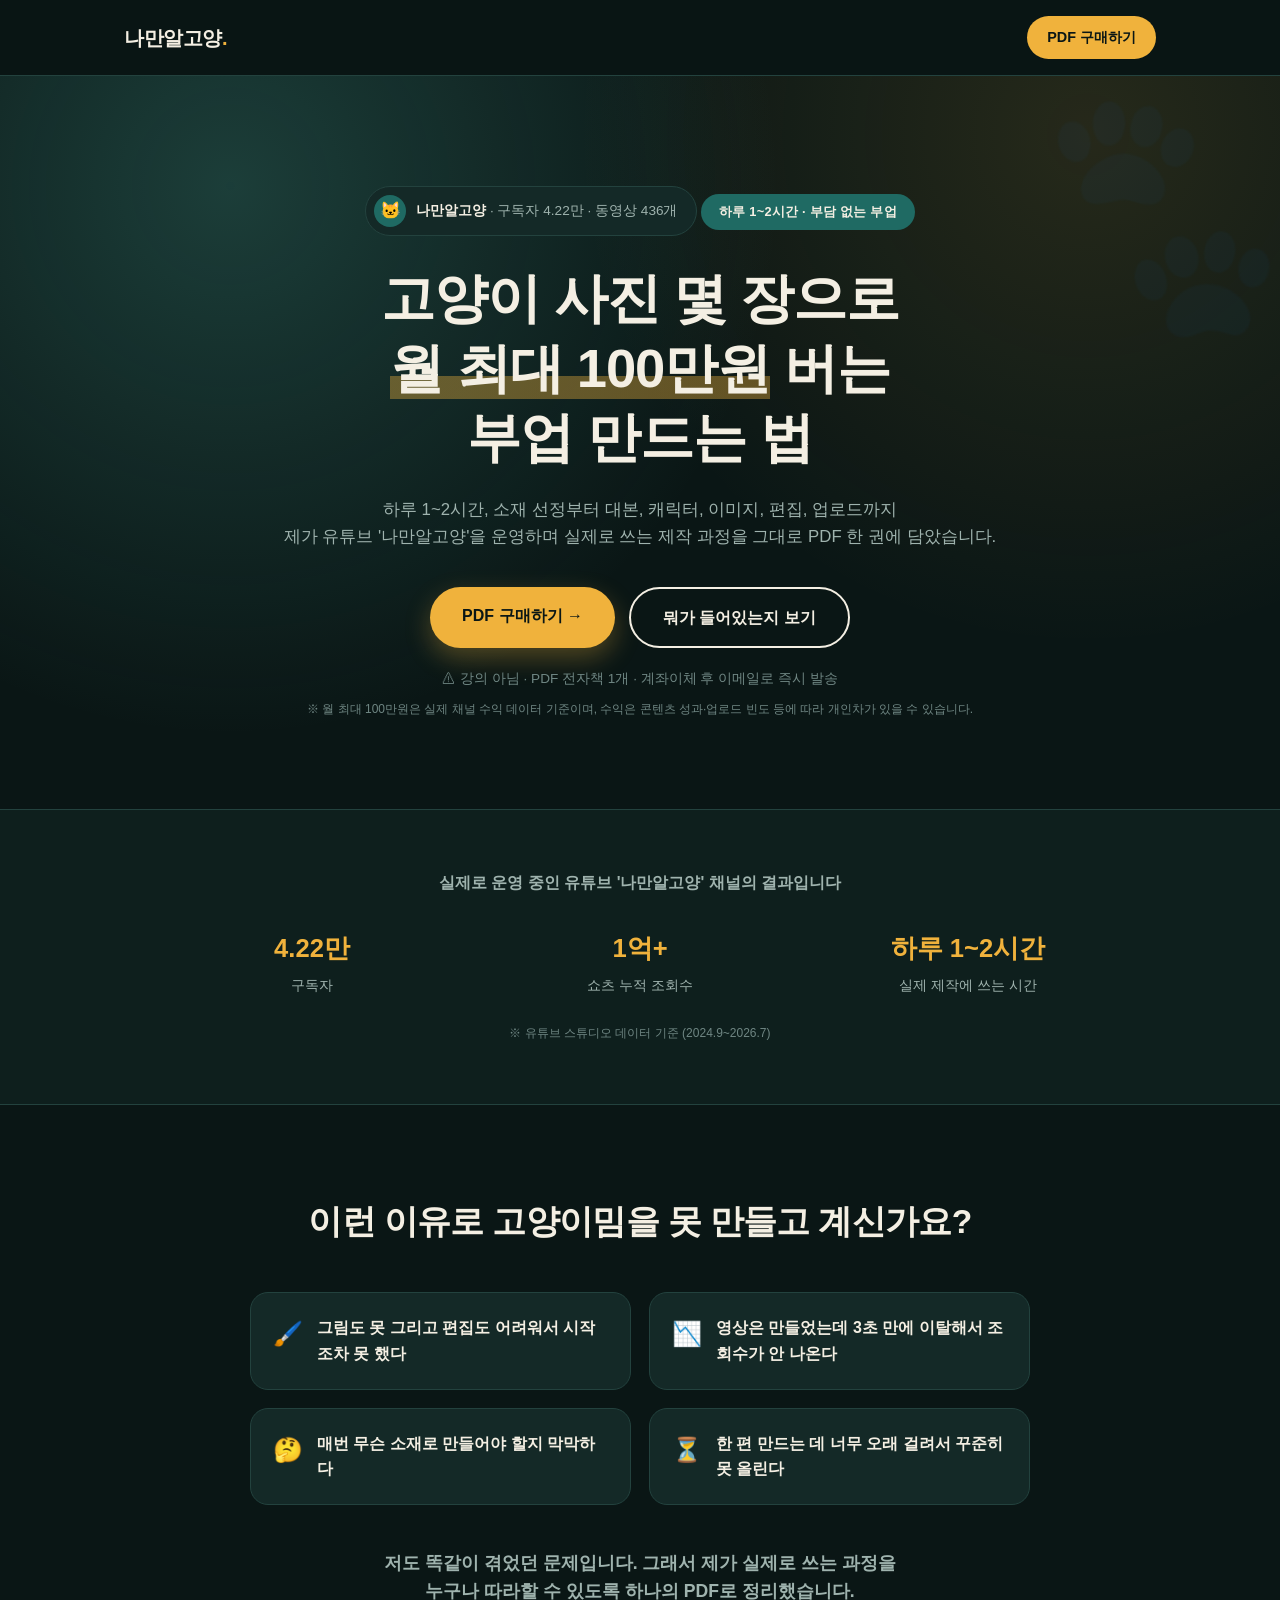
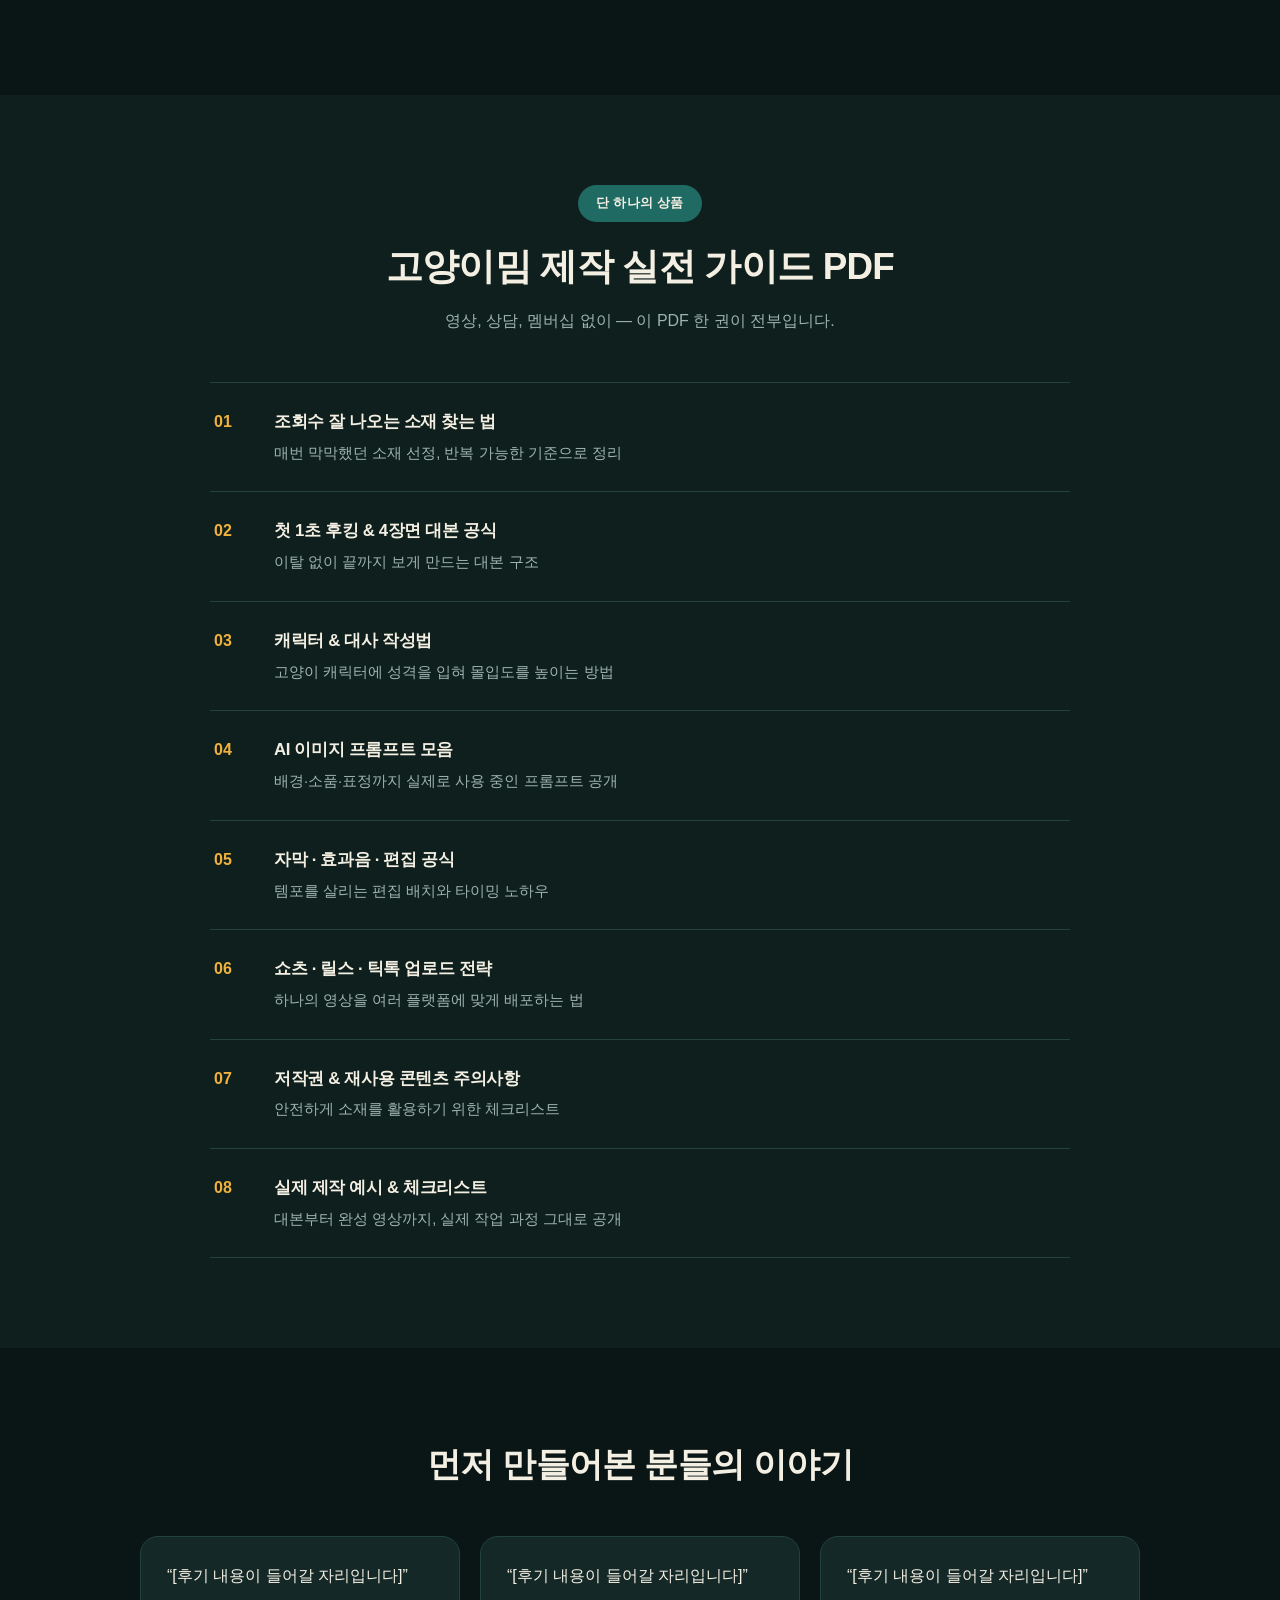
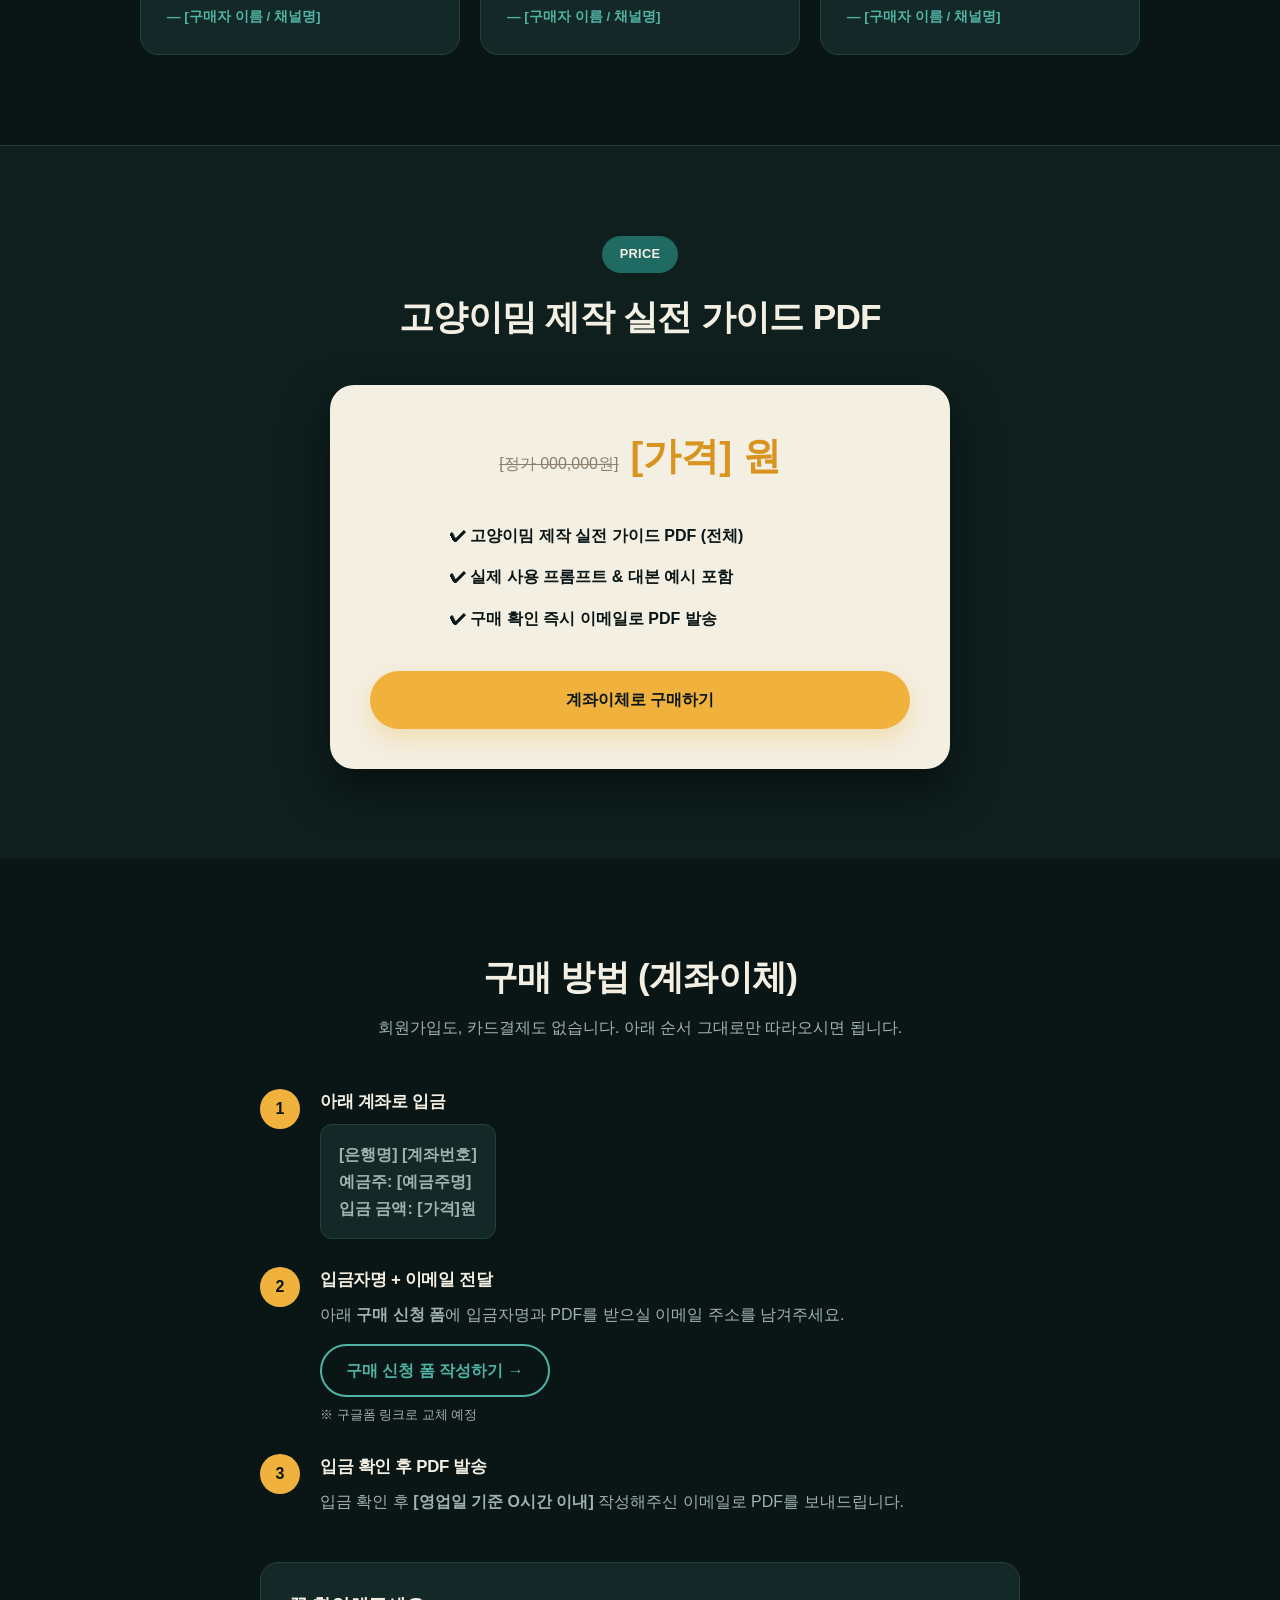
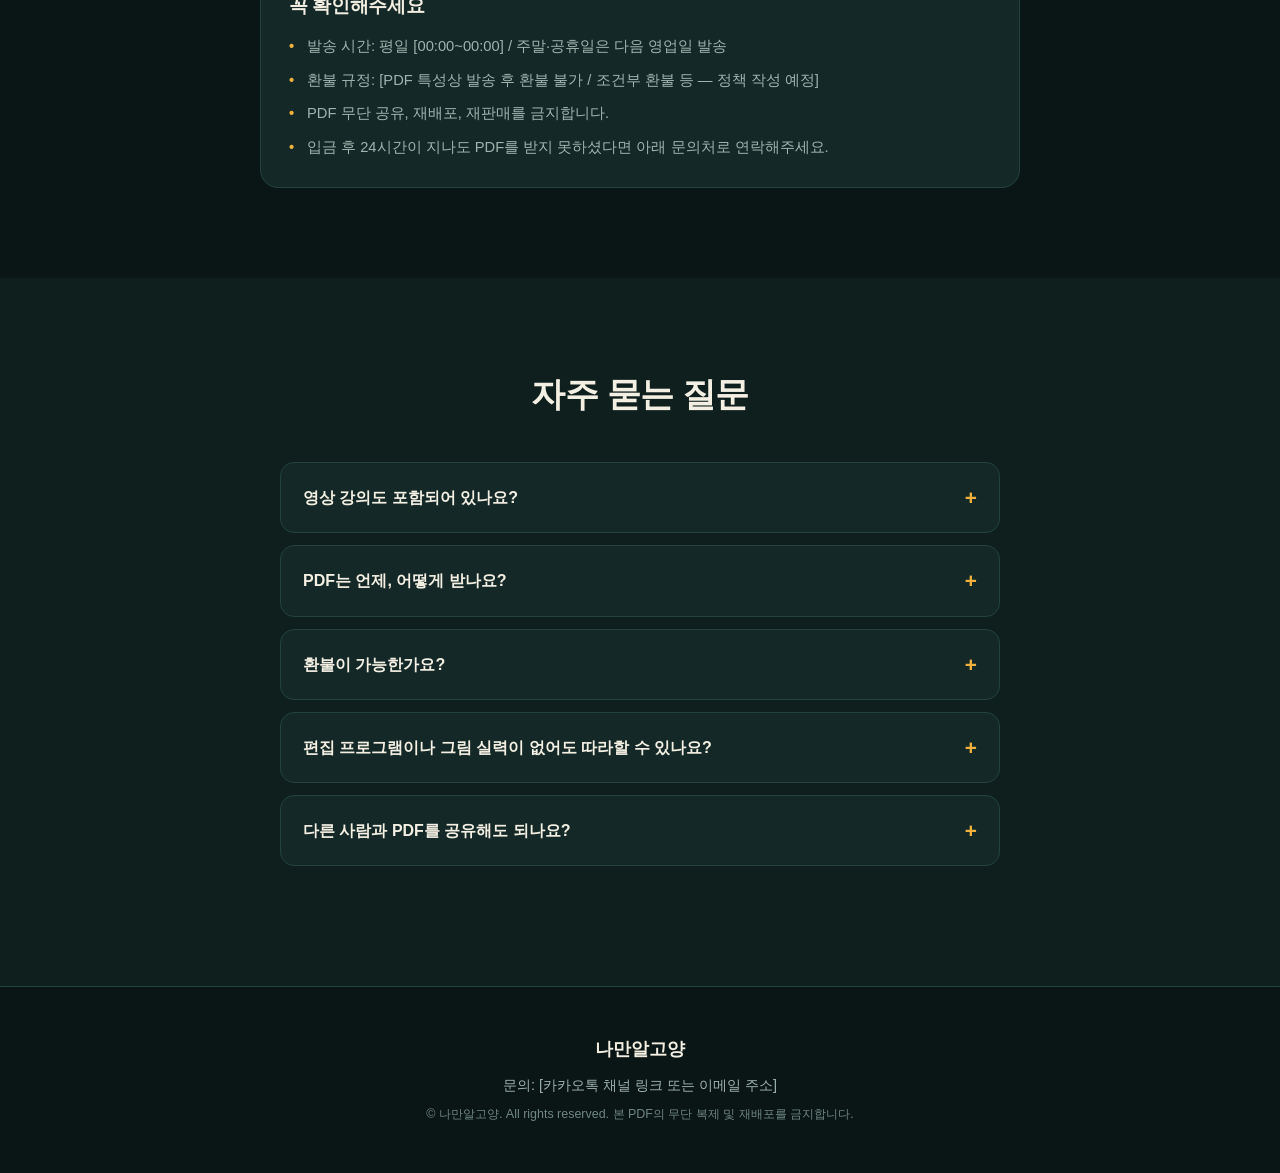
<file: index.html>
<!DOCTYPE html>
<html lang="ko">
<head>
<meta charset="UTF-8">
<meta name="viewport" content="width=device-width, initial-scale=1.0">
<title>나만알고양 | 고양이밈 제작 가이드 PDF</title>
<meta name="description" content="유튜브 채널 '나만알고양' 운영자가 직접 정리한 고양이밈 영상 제작 실전 가이드 PDF">
<link rel="icon" href="data:image/svg+xml,<svg xmlns=%22http://www.w3.org/2000/svg%22 viewBox=%220 0 100 100%22><text y=%22.9em%22 font-size=%2290%22>🐱</text></svg>">
<link rel="stylesheet" href="styles.css">
</head>
<body>

<header class="nav">
  <div class="nav-inner">
    <a href="#top" class="logo">나만알고양<span class="logo-dot">.</span></a>
    <a href="#buy" class="nav-cta">PDF 구매하기</a>
  </div>
</header>

<main id="top">

  <!-- HERO -->
  <section class="hero">
    <div class="hero-bg-paws" aria-hidden="true">🐾</div>
    <div class="hero-inner">
      <div class="hero-badge">
        <span class="hero-avatar-slot" aria-hidden="true">🐱</span>
        <span class="hero-badge-text">나만알고양 <span>· 구독자 4.22만 · 동영상 436개</span></span>
      </div>
      <p class="eyebrow">하루 1~2시간 · 부담 없는 부업</p>
      <h1>
        고양이 사진 몇 장으로<br>
        <span class="highlight">월 최대 100만원</span> 버는<br>
        부업 만드는 법
      </h1>
      <p class="hero-sub">
        하루 1~2시간, 소재 선정부터 대본, 캐릭터, 이미지, 편집, 업로드까지<br class="br-desktop">
        제가 유튜브 '나만알고양'을 운영하며 실제로 쓰는 제작 과정을 그대로 PDF 한 권에 담았습니다.
      </p>
      <div class="hero-actions">
        <a href="#buy" class="btn btn-primary">PDF 구매하기 →</a>
        <a href="#inside" class="btn btn-ghost">뭐가 들어있는지 보기</a>
      </div>
      <p class="hero-note">⚠ 강의 아님 · PDF 전자책 1개 · 계좌이체 후 이메일로 즉시 발송</p>
      <p class="hero-disclaimer">※ 월 최대 100만원은 실제 채널 수익 데이터 기준이며, 수익은 콘텐츠 성과·업로드 빈도 등에 따라 개인차가 있을 수 있습니다.</p>
    </div>
  </section>

  <!-- PROOF / CHANNEL STATS -->
  <section class="proof">
    <div class="proof-inner">
      <p class="proof-label">실제로 운영 중인 유튜브 '나만알고양' 채널의 결과입니다</p>
      <div class="proof-grid proof-grid-3">
        <div class="proof-card">
          <span class="proof-num">4.22만</span>
          <span class="proof-desc">구독자</span>
        </div>
        <div class="proof-card">
          <span class="proof-num">1억+</span>
          <span class="proof-desc">쇼츠 누적 조회수</span>
        </div>
        <div class="proof-card">
          <span class="proof-num">하루 1~2시간</span>
          <span class="proof-desc">실제 제작에 쓰는 시간</span>
        </div>
      </div>
      <p class="proof-edit">※ 유튜브 스튜디오 데이터 기준 (2024.9~2026.7)</p>
    </div>
  </section>

  <!-- PAIN POINTS -->
  <section class="pain">
    <div class="pain-inner">
      <h2>이런 이유로 고양이밈을 못 만들고 계신가요?</h2>
      <ul class="pain-list">
        <li>
          <span class="pain-icon">🖌️</span>
          <p>그림도 못 그리고 편집도 어려워서 시작조차 못 했다</p>
        </li>
        <li>
          <span class="pain-icon">📉</span>
          <p>영상은 만들었는데 3초 만에 이탈해서 조회수가 안 나온다</p>
        </li>
        <li>
          <span class="pain-icon">🤔</span>
          <p>매번 무슨 소재로 만들어야 할지 막막하다</p>
        </li>
        <li>
          <span class="pain-icon">⏳</span>
          <p>한 편 만드는 데 너무 오래 걸려서 꾸준히 못 올린다</p>
        </li>
      </ul>
      <p class="pain-answer">
        저도 똑같이 겪었던 문제입니다. 그래서 제가 실제로 쓰는 과정을<br class="br-desktop">
        누구나 따라할 수 있도록 하나의 PDF로 정리했습니다.
      </p>
    </div>
  </section>

  <!-- WHAT'S INSIDE -->
  <section class="inside" id="inside">
    <div class="inside-inner">
      <p class="eyebrow center">단 하나의 상품</p>
      <h2 class="center">고양이밈 제작 실전 가이드 PDF</h2>
      <p class="inside-sub center">
        영상, 상담, 멤버십 없이 — 이 PDF 한 권이 전부입니다.
      </p>

      <div class="toc">
        <div class="toc-item">
          <span class="toc-num">01</span>
          <div>
            <h3>조회수 잘 나오는 소재 찾는 법</h3>
            <p>매번 막막했던 소재 선정, 반복 가능한 기준으로 정리</p>
          </div>
        </div>
        <div class="toc-item">
          <span class="toc-num">02</span>
          <div>
            <h3>첫 1초 후킹 &amp; 4장면 대본 공식</h3>
            <p>이탈 없이 끝까지 보게 만드는 대본 구조</p>
          </div>
        </div>
        <div class="toc-item">
          <span class="toc-num">03</span>
          <div>
            <h3>캐릭터 &amp; 대사 작성법</h3>
            <p>고양이 캐릭터에 성격을 입혀 몰입도를 높이는 방법</p>
          </div>
        </div>
        <div class="toc-item">
          <span class="toc-num">04</span>
          <div>
            <h3>AI 이미지 프롬프트 모음</h3>
            <p>배경·소품·표정까지 실제로 사용 중인 프롬프트 공개</p>
          </div>
        </div>
        <div class="toc-item">
          <span class="toc-num">05</span>
          <div>
            <h3>자막 · 효과음 · 편집 공식</h3>
            <p>템포를 살리는 편집 배치와 타이밍 노하우</p>
          </div>
        </div>
        <div class="toc-item">
          <span class="toc-num">06</span>
          <div>
            <h3>쇼츠 · 릴스 · 틱톡 업로드 전략</h3>
            <p>하나의 영상을 여러 플랫폼에 맞게 배포하는 법</p>
          </div>
        </div>
        <div class="toc-item">
          <span class="toc-num">07</span>
          <div>
            <h3>저작권 &amp; 재사용 콘텐츠 주의사항</h3>
            <p>안전하게 소재를 활용하기 위한 체크리스트</p>
          </div>
        </div>
        <div class="toc-item">
          <span class="toc-num">08</span>
          <div>
            <h3>실제 제작 예시 &amp; 체크리스트</h3>
            <p>대본부터 완성 영상까지, 실제 작업 과정 그대로 공개</p>
          </div>
        </div>
      </div>
    </div>
  </section>

  <!-- TESTIMONIAL / PLACEHOLDER -->
  <section class="testi">
    <div class="testi-inner">
      <h2 class="center">먼저 만들어본 분들의 이야기</h2>
      <div class="testi-grid">
        <blockquote class="testi-card">
          <p>“[후기 내용이 들어갈 자리입니다]”</p>
          <cite>— [구매자 이름 / 채널명]</cite>
        </blockquote>
        <blockquote class="testi-card">
          <p>“[후기 내용이 들어갈 자리입니다]”</p>
          <cite>— [구매자 이름 / 채널명]</cite>
        </blockquote>
        <blockquote class="testi-card">
          <p>“[후기 내용이 들어갈 자리입니다]”</p>
          <cite>— [구매자 이름 / 채널명]</cite>
        </blockquote>
      </div>
    </div>
  </section>

  <!-- PRICE / BUY -->
  <section class="buy" id="buy">
    <div class="buy-inner">
      <p class="eyebrow center">PRICE</p>
      <h2 class="center">고양이밈 제작 실전 가이드 PDF</h2>

      <div class="price-card">
        <div class="price-top">
          <span class="price-old">[정가 000,000원]</span>
          <span class="price-now">[가격] 원</span>
        </div>
        <ul class="price-list">
          <li>✔ 고양이밈 제작 실전 가이드 PDF (전체)</li>
          <li>✔ 실제 사용 프롬프트 &amp; 대본 예시 포함</li>
          <li>✔ 구매 확인 즉시 이메일로 PDF 발송</li>
        </ul>
        <a href="#howtobuy" class="btn btn-primary btn-wide">계좌이체로 구매하기</a>
      </div>
    </div>
  </section>

  <!-- HOW TO BUY -->
  <section class="howtobuy" id="howtobuy">
    <div class="howtobuy-inner">
      <h2 class="center">구매 방법 (계좌이체)</h2>
      <p class="howtobuy-sub center">회원가입도, 카드결제도 없습니다. 아래 순서 그대로만 따라오시면 됩니다.</p>

      <ol class="steps">
        <li>
          <span class="step-num">1</span>
          <div>
            <h3>아래 계좌로 입금</h3>
            <p class="account-box">
              [은행명] [계좌번호]<br>
              예금주: [예금주명]<br>
              입금 금액: [가격]원
            </p>
          </div>
        </li>
        <li>
          <span class="step-num">2</span>
          <div>
            <h3>입금자명 + 이메일 전달</h3>
            <p>아래 <strong>구매 신청 폼</strong>에 입금자명과 PDF를 받으실 이메일 주소를 남겨주세요.</p>
            <a href="#" class="btn btn-outline" id="form-link">구매 신청 폼 작성하기 →</a>
            <p class="small-note">※ 구글폼 링크로 교체 예정</p>
          </div>
        </li>
        <li>
          <span class="step-num">3</span>
          <div>
            <h3>입금 확인 후 PDF 발송</h3>
            <p>입금 확인 후 <strong>[영업일 기준 O시간 이내]</strong> 작성해주신 이메일로 PDF를 보내드립니다.</p>
          </div>
        </li>
      </ol>

      <div class="notice-box">
        <h3>꼭 확인해주세요</h3>
        <ul>
          <li>발송 시간: 평일 [00:00~00:00] / 주말·공휴일은 다음 영업일 발송</li>
          <li>환불 규정: [PDF 특성상 발송 후 환불 불가 / 조건부 환불 등 — 정책 작성 예정]</li>
          <li>PDF 무단 공유, 재배포, 재판매를 금지합니다.</li>
          <li>입금 후 24시간이 지나도 PDF를 받지 못하셨다면 아래 문의처로 연락해주세요.</li>
        </ul>
      </div>
    </div>
  </section>

  <!-- FAQ -->
  <section class="faq">
    <div class="faq-inner">
      <h2 class="center">자주 묻는 질문</h2>

      <div class="faq-list">
        <details class="faq-item">
          <summary>영상 강의도 포함되어 있나요?</summary>
          <p>아니요. 이 상품은 <strong>PDF 전자책 1개</strong>로만 구성되어 있습니다. 영상 강의, 멤버십, 1:1 피드백은 제공하지 않습니다.</p>
        </details>
        <details class="faq-item">
          <summary>PDF는 언제, 어떻게 받나요?</summary>
          <p>계좌이체 후 구매 신청 폼에 남겨주신 이메일로 발송됩니다. 확인 후 [영업일 기준 O시간 이내]에 보내드립니다.</p>
        </details>
        <details class="faq-item">
          <summary>환불이 가능한가요?</summary>
          <p>[환불 정책 내용을 이곳에 작성 예정 — 예: PDF 특성상 발송 완료 후에는 환불이 어렵습니다.]</p>
        </details>
        <details class="faq-item">
          <summary>편집 프로그램이나 그림 실력이 없어도 따라할 수 있나요?</summary>
          <p>네. 그림을 그리지 못해도, 편집을 잘하지 못해도 따라할 수 있도록 실제 사용하는 도구와 과정 위주로 정리했습니다.</p>
        </details>
        <details class="faq-item">
          <summary>다른 사람과 PDF를 공유해도 되나요?</summary>
          <p>안 됩니다. 무단 공유, 재배포, 재판매는 금지되어 있으며 확인될 경우 별도 안내 없이 제재될 수 있습니다.</p>
        </details>
      </div>
    </div>
  </section>

</main>

<footer class="footer">
  <div class="footer-inner">
    <p class="footer-logo">나만알고양</p>
    <p class="footer-contact">문의: [카카오톡 채널 링크 또는 이메일 주소]</p>
    <p class="footer-copy">© 나만알고양. All rights reserved. 본 PDF의 무단 복제 및 재배포를 금지합니다.</p>
  </div>
</footer>

<script src="script.js"></script>
</body>
</html>
</file>
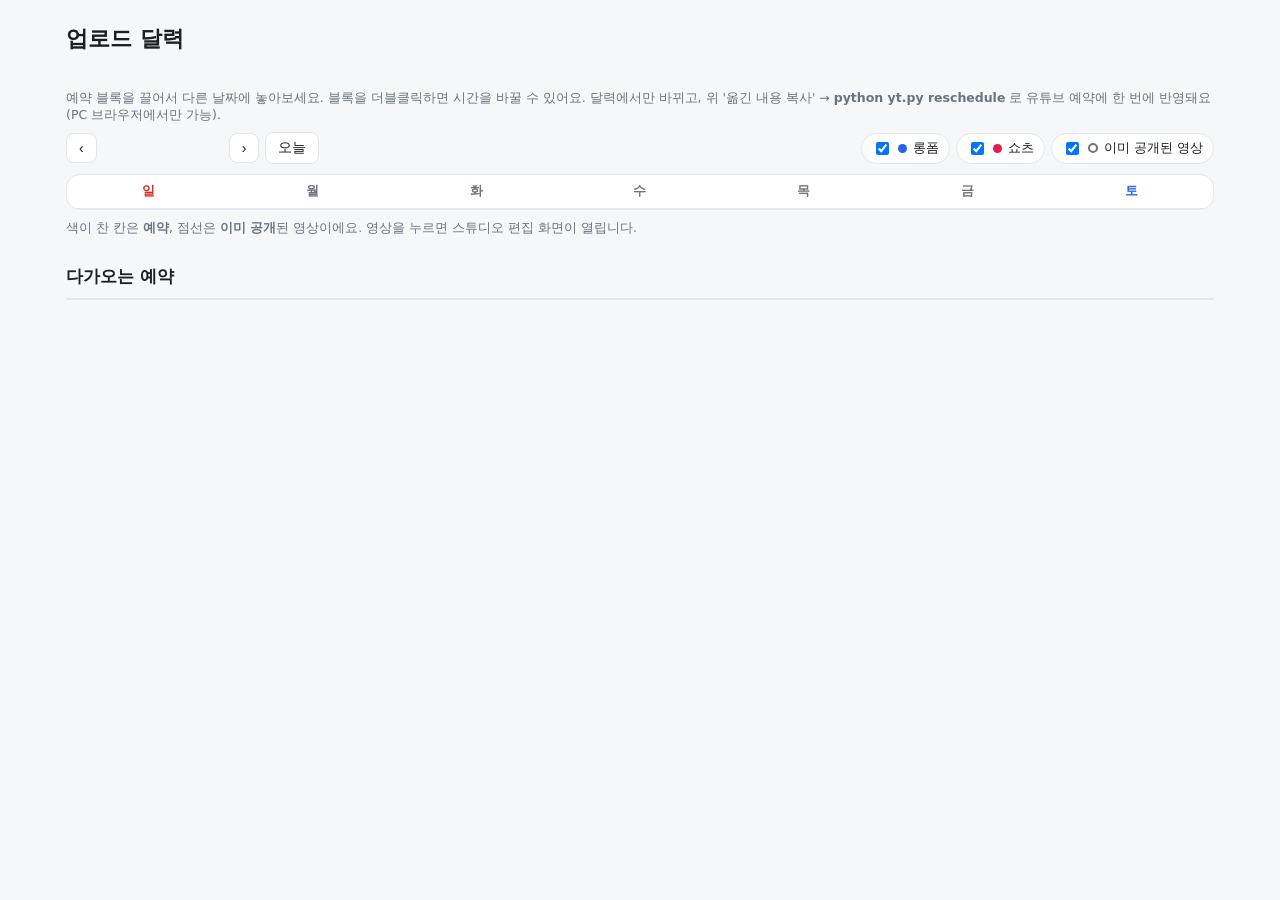
<file: youtube-scheduler/calendar_template.html>
<!DOCTYPE html>
<html lang="ko">
<head>
<meta charset="UTF-8">
<meta name="viewport" content="width=device-width, initial-scale=1.0">
<title>업로드 달력</title>
<style>
  :root {
    --bg: #f6f7f9; --panel: #ffffff; --text: #1b1f24; --muted: #6b7380; --line: #e3e6eb;
    --long: #2563eb; --long-soft: #dbe6fd; --short: #e11d48; --short-soft: #fde0e6;
    --today: #111827; --sun: #d92d20; --sat: #2563eb; --other-month: #f0f2f5;
    --plan: #dc2626; --plan-text: #ffffff; --warn: #b45309; --warn-soft: #fef3c7;
  }
  @media (prefers-color-scheme: dark) {
    :root {
      --bg: #0f1216; --panel: #171b21; --text: #e7eaee; --muted: #8e97a4; --line: #2a3039;
      --long: #6b9bff; --long-soft: #1c2c4d; --short: #ff6b86; --short-soft: #4a1d28;
      --today: #e7eaee; --sun: #ff7a6e; --sat: #7aa5ff; --other-month: #12161b;
      --plan: #ef4444; --plan-text: #ffffff; --warn: #fbbf24; --warn-soft: #3a2c0b;
    }
  }
  * { box-sizing: border-box; }
  body { margin: 0; background: var(--bg); color: var(--text);
         font-family: "Pretendard", "Apple SD Gothic Neo", "Malgun Gothic", system-ui, sans-serif; }
  .wrap { max-width: 1180px; margin: 0 auto; padding: 24px 16px 48px; }
  header { display: flex; flex-wrap: wrap; align-items: baseline; justify-content: space-between; gap: 8px; }
  h1 { font-size: 22px; margin: 0; }
  .updated { color: var(--muted); font-size: 13px; }
  .stats { display: grid; grid-template-columns: repeat(auto-fit, minmax(160px, 1fr)); gap: 10px; margin: 18px 0; }
  .stat { background: var(--panel); border: 1px solid var(--line); border-radius: 12px; padding: 12px 14px; }
  .stat b { display: block; font-size: 22px; margin-top: 2px; }
  .stat span { color: var(--muted); font-size: 12.5px; }
  .stat .next { display: block; color: var(--muted); font-size: 12px; margin-top: 4px; }
  .stat.long b { color: var(--long); } .stat.short b { color: var(--short); }
  .toolbar { display: flex; flex-wrap: wrap; align-items: center; gap: 10px; margin-bottom: 10px; }
  .nav { display: flex; align-items: center; gap: 6px; }
  .nav button { border: 1px solid var(--line); background: var(--panel); color: var(--text); border-radius: 8px;
                padding: 6px 12px; font-size: 14px; cursor: pointer; }
  .nav button:hover { border-color: var(--muted); }
  .month { font-size: 18px; font-weight: 700; min-width: 120px; text-align: center; }
  .filters { display: flex; flex-wrap: wrap; gap: 6px; margin-left: auto; }
  .filters label { display: inline-flex; align-items: center; gap: 6px; font-size: 13px; padding: 5px 10px;
                   border: 1px solid var(--line); border-radius: 999px; background: var(--panel); cursor: pointer; user-select: none; }
  .dot { width: 9px; height: 9px; border-radius: 50%; display: inline-block; }
  .dot.long { background: var(--long); } .dot.short { background: var(--short); }
  .dot.pub { background: transparent; border: 2px solid var(--muted); width: 10px; height: 10px; }
  .cal { background: var(--panel); border: 1px solid var(--line); border-radius: 14px; overflow: hidden; }
  .dow, .grid { display: grid; grid-template-columns: repeat(7, minmax(0, 1fr)); }
  .dow div { padding: 8px; font-size: 12.5px; font-weight: 600; color: var(--muted); text-align: center; border-bottom: 1px solid var(--line); }
  .dow div:first-child { color: var(--sun); } .dow div:last-child { color: var(--sat); }
  .cell { min-height: 112px; border-right: 1px solid var(--line); border-bottom: 1px solid var(--line); padding: 6px; }
  .cell:nth-child(7n) { border-right: none; }
  .cell.other { background: var(--other-month); }
  .cell.other .num { opacity: .45; }
  .num { font-size: 12.5px; font-weight: 600; margin-bottom: 4px; display: inline-block; min-width: 22px; height: 22px;
         line-height: 22px; text-align: center; border-radius: 50%; }
  .cell.sun .num { color: var(--sun); } .cell.sat .num { color: var(--sat); }
  .cell.today .num { background: var(--today); color: var(--panel); }
  .chip { display: block; font-size: 12px; line-height: 1.35; padding: 4px 6px; margin-top: 4px; border-radius: 6px;
          white-space: normal; word-break: keep-all; overflow-wrap: anywhere; text-decoration: none; color: var(--text); }
  .chip .t { font-weight: 700; margin-right: 4px; font-variant-numeric: tabular-nums; }
  .chip .who { font-weight: 800; }
  .chip .ttl { display: block; font-size: 11px; color: var(--muted); margin-top: 1px; }
  .chip.published .who { font-weight: 600; }
  .chip.long { background: var(--long-soft); border-left: 3px solid var(--long); }
  .chip.short { background: var(--short-soft); border-left: 3px solid var(--short); }
  .chip.published { background: transparent; color: var(--muted); border-left-style: dashed; }
  .chip:hover { filter: brightness(0.96); }
  .chip.plan-new { background: var(--plan); color: var(--plan-text); border-left: 3px solid var(--plan); }
  .chip.plan-new .ttl { color: var(--plan-text); opacity: .9; }
  .chip.plan-moved { outline: 2px dashed var(--long); outline-offset: -2px; }
  .chip .mv { display: inline-block; font-size: 10.5px; font-weight: 700; padding: 0 5px; border-radius: 4px; margin-left: 4px;
              background: var(--long); color: #fff; }
  .chip.plan-ghost { background: transparent; border-left: 3px dotted var(--muted); color: var(--muted); opacity: .75; }
  .chip.plan-ghost .who { text-decoration: line-through; font-weight: 600; }
  .cell.conflict { box-shadow: inset 0 0 0 2px var(--warn); background: var(--warn-soft); }
  .cell .clash { display: block; font-size: 11px; font-weight: 700; color: var(--warn); margin-bottom: 2px; }
  .plan { background: var(--panel); border: 1px solid var(--line); border-left: 4px solid var(--plan); border-radius: 12px;
          padding: 12px 14px; margin: 0 0 14px; font-size: 13.5px; }
  .plan h3 { margin: 0 0 6px; font-size: 14.5px; }
  .plan ul { margin: 0; padding-left: 18px; } .plan li { margin: 2px 0; }
  .plan li.warn { color: var(--warn); font-weight: 600; } .plan .legend { color: var(--muted); font-size: 12.5px; margin-top: 6px; }
  .aitem .tag.plan { background: var(--plan); color: var(--plan-text); }
  .chip[draggable="true"] { cursor: grab; }
  .cell.drop { box-shadow: inset 0 0 0 2px var(--long); background: var(--long-soft); }
  .plan .btns { display: flex; flex-wrap: wrap; gap: 6px; margin-top: 8px; }
  .plan button { border: 1px solid var(--line); background: var(--panel); color: var(--text); border-radius: 8px; padding: 5px 10px; font-size: 13px; cursor: pointer; }
  .plan button:hover { border-color: var(--muted); }
  .hint { color: var(--muted); font-size: 12.5px; margin: 0 0 8px; }
  .tray { background: var(--panel); border: 1px dashed var(--line); border-radius: 12px; padding: 10px 12px; margin: 0 0 12px; }
  .tray h3 { margin: 0 0 6px; font-size: 14px; } .tray .chips { display: flex; flex-wrap: wrap; gap: 6px; }
  .tray .chip { margin: 0; max-width: 260px; }
  .more { font-size: 11.5px; color: var(--muted); margin-top: 3px; cursor: pointer; }
  h2 { font-size: 17px; margin: 28px 0 10px; }
  .agenda { background: var(--panel); border: 1px solid var(--line); border-radius: 14px; }
  .aday { display: grid; grid-template-columns: 110px 1fr; gap: 10px; padding: 12px 14px; border-bottom: 1px solid var(--line); }
  .aday:last-child { border-bottom: none; }
  .adate { font-weight: 700; font-size: 14px; } .adate small { display: block; color: var(--muted); font-weight: 500; }
  .aitem { display: flex; gap: 8px; align-items: baseline; padding: 3px 0; text-decoration: none; color: var(--text); font-size: 14px; }
  .aitem .tag { font-size: 11px; font-weight: 700; padding: 1px 6px; border-radius: 5px; flex: none; }
  .aitem .tag.long { background: var(--long-soft); color: var(--long); } .aitem .tag.short { background: var(--short-soft); color: var(--short); }
  .aitem .t { font-variant-numeric: tabular-nums; color: var(--muted); flex: none; width: 42px; }
  .aitem:hover .title { text-decoration: underline; }
  .empty { padding: 18px; color: var(--muted); font-size: 14px; }
  .note { color: var(--muted); font-size: 12.5px; margin-top: 10px; }
  @media (max-width: 680px) {
    .cell { min-height: 64px; padding: 4px; }
    .chip { font-size: 0; padding: 0; height: 6px; margin-top: 3px; border-left-width: 0; }
    .chip.long { background: var(--long); } .chip.short { background: var(--short); }
    .chip.published { opacity: .35; }
    .more { font-size: 10px; }
    .aday { grid-template-columns: 1fr; gap: 4px; }
    .filters { margin-left: 0; }
  }
</style>
</head>
<body>
<div class="wrap">
  <header>
    <h1 id="title">업로드 달력</h1>
    <div class="updated" id="updated"></div>
  </header>

  <div class="stats" id="stats"></div>

  <div class="plan" id="plan" hidden></div>
  <p class="hint">예약 블록을 끌어서 다른 날짜에 놓아보세요. 블록을 더블클릭하면 시간을 바꿀 수 있어요. 달력에서만 바뀌고, 위 '옮긴 내용 복사' → <b>python yt.py reschedule</b> 로 유튜브 예약에 한 번에 반영돼요 (PC 브라우저에서만 가능).</p>
  <div class="tray" id="tray" hidden></div>

  <div class="toolbar">
    <div class="nav">
      <button id="prev" aria-label="이전 달">‹</button>
      <div class="month" id="month"></div>
      <button id="next" aria-label="다음 달">›</button>
      <button id="today">오늘</button>
    </div>
    <div class="filters">
      <label><input type="checkbox" id="f-long" checked><span class="dot long"></span>롱폼</label>
      <label><input type="checkbox" id="f-short" checked><span class="dot short"></span>쇼츠</label>
      <label><input type="checkbox" id="f-pub" checked><span class="dot pub"></span>이미 공개된 영상</label>
    </div>
  </div>

  <div class="cal">
    <div class="dow"><div>일</div><div>월</div><div>화</div><div>수</div><div>목</div><div>금</div><div>토</div></div>
    <div class="grid" id="grid"></div>
  </div>
  <p class="note">색이 찬 칸은 <b>예약</b>, 점선은 <b>이미 공개</b>된 영상이에요. 영상을 누르면 스튜디오 편집 화면이 열립니다.</p>

  <h2>다가오는 예약</h2>
  <div class="agenda" id="agenda"></div>
</div>

<script>
const DATA = /*__DATA__*/null;
const WEEK = ["일", "월", "화", "수", "목", "금", "토"];
const MAX_CHIPS = 4;
const pad = n => String(n).padStart(2, "0");
const ymd = d => `${d.getFullYear()}-${pad(d.getMonth() + 1)}-${pad(d.getDate())}`;
const studio = id => `https://studio.youtube.com/video/${encodeURIComponent(id)}/edit`;
const label = k => (k === "long" ? "롱폼" : "쇼츠");
// 이름표(임정민 원장 1부)를 앞에 보여주므로 제목 끝의 같은 괄호는 뺌
const bare = ev => (ev.who ? ev.title.replace(/\s*[(（][^()（）]+[)）](?![^(（]*[(（])/, "").trim() || ev.title : ev.title);

const todayStr = DATA.today;
let view = new Date(todayStr + "T00:00:00");
view.setDate(1);
const LIVE_KEY = "yt-calendar-view";
function loadLive() {
  try { return JSON.parse(sessionStorage.getItem(LIVE_KEY) || "null"); } catch (e) { return null; }
}
function saveLive() {
  try {
    sessionStorage.setItem(LIVE_KEY, JSON.stringify({
      month: ymd(view), y: window.scrollY,
      f: ["f-long", "f-short", "f-pub"].map(id => document.getElementById(id).checked),
    }));
  } catch (e) {}
}
const live = DATA.refresh ? loadLive() : null;
if (live && live.month) { view = new Date(live.month + "T00:00:00"); view.setDate(1); }
const expanded = new Set();

document.getElementById("title").textContent = `${DATA.channel} 업로드 달력`;
document.getElementById("updated").textContent = DATA.refresh ? `실시간 · ${DATA.refresh}초마다 갱신 · 마지막 ${DATA.generated}` : `기준: ${DATA.generated}`;

function el(tag, cls, text) {
  const e = document.createElement(tag);
  if (cls) e.className = cls;
  if (text !== undefined) e.textContent = text;
  return e;
}

function visible(ev) {
  if (ev.kind === "long" && !document.getElementById("f-long").checked) return false;
  if (ev.kind === "short" && !document.getElementById("f-short").checked) return false;
  if (ev.state === "published" && !document.getElementById("f-pub").checked) return false;
  return true;
}

const real = e => !e.plan || e.plan === "moved";  // 통계는 실제 예약 기준

// ---- 끌어서 옮기기 (이 브라우저에만 저장, 유튜브 예약은 안 바뀜)
const DRAG_KEY = "yt-calendar-drag";
let drag = {};
try { drag = JSON.parse(localStorage.getItem(DRAG_KEY) || "{}") || {}; } catch (e) { drag = {}; }
for (const k of Object.keys(drag)) if (typeof drag[k] === "string") drag[k] = { date: drag[k] };
const saveDrag = () => { try { localStorage.setItem(DRAG_KEY, JSON.stringify(drag)); } catch (e) {} };
const keyOf = ev => (ev.id ? ev.id : `new:${ev.who}`);
const mdOf = iso => `${+iso.slice(5, 7)}/${+iso.slice(8, 10)}`;
const pool = () => [...DATA.events, ...(DATA.tray || [])];
// 실제 유튜브 예약(actual)과 달력에 보이는 최종 자리(final)를 비교해서 바뀐 것만 '옮김' 으로 표시
const actualOf = ev => (ev.state === "unscheduled" || ev.unsched || !ev.id ? null : ev.plan === "moved" ? ev.src : ev.date);
const finalOf = ev => {
  const d = drag[keyOf(ev)] || {};
  return { date: d.date || (ev.state === "unscheduled" ? "" : ev.date), time: d.time || ev.time || "20:00" };
};
function currentEvents() {
  const out = [];
  for (const ev of pool()) {
    if (ev.plan === "ghost") continue;
    if (ev.state === "published") { out.push(ev); continue; }
    const f = finalOf(ev);
    if (!f.date) continue;  // 아직 달력에 놓지 않은 '예약 안 된 롱폼'
    const act = actualOf(ev);
    const base = { ...ev, state: "scheduled", date: f.date, time: f.time, plan: undefined, src: undefined, to: undefined };
    if (act === null) { out.push({ ...base, plan: "new" }); continue; }
    if (f.date === act && f.time === ev.time) { out.push(base); continue; }
    if (f.date !== act) out.push({ ...ev, date: act, plan: "ghost", to: f.date });
    out.push({ ...base, plan: "moved", src: act, srcTime: ev.time });
  }
  return out;
}
const changes = () => currentEvents().filter(e => e.plan === "moved" || e.plan === "new")
  .map(e => ({ ev: e, to: e.date, time: e.time, from: e.plan === "moved" ? `${e.src} ${e.srcTime}` : "" }));
const changed = ev => (drag[keyOf(ev)] && drag[keyOf(ev)].date ? drag[keyOf(ev)] : null);

function renderTray() {
  const box = document.getElementById("tray");
  box.innerHTML = "";
  const left = (DATA.tray || []).filter(ev => !changed(ev));  // 서버 계획으로 연결된 것은 이미 tray 에서 빠져 있음
  if (!left.length) { box.hidden = true; return; }
  box.hidden = false;
  box.append(el("h3", "", `예약 안 된 롱폼 ${left.length}개 (비공개·일부공개) · 날짜 칸으로 끌어다 놓으세요 (기본 20:00)`));
  const chips = el("div", "chips");
  for (const ev of left) {
    const a = el("div", "chip long scheduled");
    a.draggable = true;
    a.ondragstart = e => { e.dataTransfer.setData("text/x-yt-key", keyOf(ev)); e.dataTransfer.effectAllowed = "move"; };
    a.append(el("span", "who", ev.who || ev.title.slice(0, 30)));
    if (ev.privacy === "unlisted") a.append(el("span", "mv", "일부공개"));
    if (ev.who) a.append(el("span", "ttl", bare(ev)));
    chips.append(a);
  }
  box.append(chips);
}

function renderPlan() {
  const box = document.getElementById("plan");
  box.innerHTML = "";
  const moved = changes();
  if (!DATA.plan && !moved.length && !Object.keys(drag).length) { box.hidden = true; return; }
  box.hidden = false;
  const notes = DATA.plan || [];
  const warns = notes.filter(n => n.level === "warn");
  const evs = currentEvents();
  const clash = {};
  for (const e of evs) if (e.kind === "long" && e.state === "scheduled" && e.plan !== "ghost") (clash[e.date] ||= []).push(e);
  const clashDays = Object.keys(clash).filter(d => clash[d].length > 1).sort();
  box.append(el("h3", "", `바뀔 예약 ${moved.length}개 · 확인할 점 ${warns.length + clashDays.length}개`));
  const ul = el("ul");
  for (const d of clashDays) ul.append(el("li", "warn", `⚠ ${mdOf(d)} 에 롱폼 ${clash[d].length}개: ${clash[d].map(e => e.who || e.title.slice(0, 20)).join(", ")}`));
  for (const n of warns) ul.append(el("li", "warn", "⚠ " + n.text));
  const fromTxt = m => (m.from ? `${mdOf(m.from)} ${m.from.slice(11)}` : "예약 없음");
  for (const m of [...moved].sort((a, b) => (a.to + a.time).localeCompare(b.to + b.time)))
    ul.append(el("li", m.ev.id ? "" : "warn", `${m.ev.id ? "→" : "⚠"} ${m.ev.who || m.ev.title.slice(0, 30)}: ${fromTxt(m)} → ${mdOf(m.to)} ${m.time}${m.ev.id ? "" : "  (영상과 연결 안 된 블록 · 예약에 반영 안 됨)"}`));
  box.append(ul);
  box.append(el("div", "legend", "빨간 칸 = 새로 넣을 영상 · 파란 점선 = 옮길 자리 · 흐린 줄 = 옮기기 전 자리 · 노란 칸 = 롱폼이 2개 이상인 날. 유튜브 예약은 아직 그대로예요."));
  if (moved.length || Object.keys(drag).length) {
    const btns = el("div", "btns");
    const reset = el("button", "", "끌어서 옮긴 것 되돌리기");
    reset.onclick = () => { drag = {}; saveDrag(); renderAll(); };
    const copy = el("button", "", "옮긴 내용 복사 (reschedule 용)");
    copy.onclick = () => {
      const real = moved.filter(m => m.ev.id), fake = moved.filter(m => !m.ev.id);
      const text = ["# 달력에서 바꾼 예약 → cmd 에서 python yt.py reschedule",
        ...fake.map(m => `# (반영 안 됨: 영상과 연결 안 된 블록) ${m.ev.who || m.ev.title} → ${mdOf(m.to)} ${m.time}`),
        ...real.map(m => `${m.ev.id}|${m.to} ${m.time}|${m.ev.who || m.ev.title.slice(0, 40)}`)].join("\n");
      (navigator.clipboard ? navigator.clipboard.writeText(text) : Promise.reject()).then(
        () => { copy.textContent = "복사됨!"; setTimeout(() => (copy.textContent = "옮긴 내용 복사 (reschedule 용)"), 1500); },
        () => prompt("아래 내용을 복사하세요", text));
    };
    btns.append(reset, copy);
    box.append(btns);
  }
}

function renderStats() {
  const box = document.getElementById("stats");
  box.innerHTML = "";
  const up = DATA.events.filter(e => e.state === "scheduled" && real(e)).sort((a, b) => (a.date + a.time).localeCompare(b.date + b.time));
  for (const kind of ["long", "short"]) {
    const list = up.filter(e => e.kind === kind);
    const s = el("div", `stat ${kind}`);
    s.append(el("span", "", `예약된 ${label(kind)}`), el("b", "", `${list.length}개`));
    if (list.length) {
      const n = list[0];
      s.append(el("span", "next", `다음: ${n.date.slice(5).replace("-", "/")} ${n.time} · ${n.title}`));
    }
    box.append(s);
  }
  for (const kind of ["long", "short"]) {
    const s = el("div", "stat");
    s.append(el("span", "", `예약 안 된 비공개 ${label(kind)}`), el("b", "", `${DATA.undated[kind] || 0}개`));
    box.append(s);
  }
}

function renderMonth() {
  const grid = document.getElementById("grid");
  grid.innerHTML = "";
  document.getElementById("month").textContent = `${view.getFullYear()}년 ${view.getMonth() + 1}월`;
  const byDate = {};
  for (const ev of currentEvents()) if (visible(ev)) (byDate[ev.date] ||= []).push(ev);
  for (const list of Object.values(byDate)) list.sort((a, b) => a.time.localeCompare(b.time));

  const start = new Date(view);
  start.setDate(1 - view.getDay());
  const weeks = Math.ceil((view.getDay() + new Date(view.getFullYear(), view.getMonth() + 1, 0).getDate()) / 7);
  for (let i = 0; i < weeks * 7; i++) {
    const d = new Date(start);
    d.setDate(start.getDate() + i);
    const key = ymd(d);
    const cell = el("div", "cell");
    if (d.getMonth() !== view.getMonth()) cell.classList.add("other");
    if (d.getDay() === 0) cell.classList.add("sun");
    if (d.getDay() === 6) cell.classList.add("sat");
    if (key === todayStr) cell.classList.add("today");
    cell.append(el("span", "num", String(d.getDate())));
    const list = byDate[key] || [];
    const longs = list.filter(e => e.kind === "long" && e.state === "scheduled" && e.plan !== "ghost").length;
    if ((DATA.plan || Object.keys(drag).length) && longs > 1) { cell.classList.add("conflict"); cell.append(el("span", "clash", `롱폼 ${longs}개`)); }
    cell.ondragover = e => { e.preventDefault(); cell.classList.add("drop"); };
    cell.ondragleave = () => cell.classList.remove("drop");
    cell.ondrop = e => {
      e.preventDefault();
      document.querySelectorAll(".cell.drop").forEach(c => c.classList.remove("drop"));
      const k = e.dataTransfer.getData("text/x-yt-key");
      if (!k) return;
      const base = pool().find(ev => ev.plan !== "ghost" && keyOf(ev) === k);
      if (!base) return;
      drag[k] = { ...(drag[k] || {}), date: key };
      if (key === base.date && !(drag[k].time && drag[k].time !== base.time)) delete drag[k];
      saveDrag();
      renderAll();
    };
    const shown = expanded.has(key) ? list : list.slice(0, MAX_CHIPS);
    for (const ev of shown) {
      const a = el(ev.id ? "a" : "div", `chip ${ev.kind} ${ev.state}${ev.plan ? " plan-" + ev.plan : ""}`);
      if (ev.id) { a.href = studio(ev.id); a.target = "_blank"; a.rel = "noopener"; }
      if (ev.state === "scheduled" && ev.plan !== "ghost") {
        a.draggable = true;
        a.ondragstart = e => { e.dataTransfer.setData("text/x-yt-key", keyOf(ev)); e.dataTransfer.effectAllowed = "move"; };
        let timer = null;  // 한 번 클릭 = 스튜디오 열기, 두 번 클릭 = 시간 바꾸기
        a.onclick = e => {
          if (!ev.id) return;
          e.preventDefault();
          clearTimeout(timer);
          timer = setTimeout(() => window.open(studio(ev.id), "_blank", "noopener"), 280);
        };
        a.ondblclick = e => {
          e.preventDefault();
          clearTimeout(timer);
          const v = prompt(`${ev.who || ev.title.slice(0, 30)} 공개 시간 (예: 20:00)`, ev.time);
          if (!v || !/^\d{1,2}:\d{2}$/.test(v.trim())) return;
          const k = keyOf(ev);
          drag[k] = { ...(drag[k] || {}), date: ev.date, time: v.trim().padStart(5, "0") };
          saveDrag();
          renderAll();
        };
      }
      const md = iso => `${+iso.slice(5, 7)}/${+iso.slice(8, 10)}`;
      const state = ev.plan === "new" ? "새로 넣을 영상 (업로드 전)" : ev.plan === "moved" ? `${md(ev.src)}에서 옮길 예정` : ev.plan === "ghost" ? `${md(ev.to)}로 옮길 예정` : ev.state === "scheduled" ? "예약" : "공개됨";
      a.title = `${ev.date} ${ev.time} · ${label(ev.kind)} · ${state}\n${ev.title}`;
      if (ev.who) {
        a.append(el("span", "t", ev.time), el("span", "who", ev.who));
        if (ev.plan === "moved") a.append(el("span", "mv", `← ${md(ev.src)}`));
        if (ev.plan === "ghost") a.append(el("span", "mv", `→ ${md(ev.to)}`));
        if (ev.plan !== "new" && ev.plan !== "ghost") a.append(el("span", "ttl", bare(ev)));
      } else a.append(el("span", "t", ev.time), document.createTextNode(ev.title));
      cell.append(a);
    }
    if (list.length > shown.length) {
      const m = el("div", "more", `+${list.length - shown.length}개 더 보기`);
      m.onclick = () => { expanded.add(key); renderMonth(); };
      cell.append(m);
    }
    grid.append(cell);
  }
}

function renderAgenda() {
  const box = document.getElementById("agenda");
  box.innerHTML = "";
  const up = currentEvents().filter(e => e.state === "scheduled" && visible(e) && e.plan !== "ghost")
    .sort((a, b) => (a.date + a.time).localeCompare(b.date + b.time));
  if (!up.length) { box.append(el("div", "empty", "예약된 영상이 없어요.")); return; }
  const groups = {};
  for (const ev of up) (groups[ev.date] ||= []).push(ev);
  for (const [date, list] of Object.entries(groups)) {
    const d = new Date(date + "T00:00:00");
    const row = el("div", "aday");
    const head = el("div", "adate", `${d.getMonth() + 1}월 ${d.getDate()}일`);
    head.append(el("small", "", `${WEEK[d.getDay()]}요일${date === todayStr ? " · 오늘" : ""}`));
    const items = el("div");
    for (const ev of list) {
      const a = el(ev.id ? "a" : "div", "aitem");
      if (ev.id) { a.href = studio(ev.id); a.target = "_blank"; a.rel = "noopener"; }
      const title = el("span", "title");
      if (ev.who) title.append(el("b", "who", ev.who + "  "));
      if (ev.plan !== "new") title.append(document.createTextNode(bare(ev)));
      const tag = ev.plan === "new" ? el("span", "tag plan", "추가 예정") : ev.plan === "moved" ? el("span", `tag ${ev.kind}`, "옮길 예정") : el("span", `tag ${ev.kind}`, label(ev.kind));
      a.append(el("span", "t", ev.time), tag, title);
      items.append(a);
    }
    row.append(head, items);
    box.append(row);
  }
}

function renderAll() { renderPlan(); renderTray(); renderStats(); renderMonth(); renderAgenda(); }
document.getElementById("prev").onclick = () => { view.setMonth(view.getMonth() - 1); expanded.clear(); renderMonth(); };
document.getElementById("next").onclick = () => { view.setMonth(view.getMonth() + 1); expanded.clear(); renderMonth(); };
document.getElementById("today").onclick = () => { view = new Date(todayStr + "T00:00:00"); view.setDate(1); expanded.clear(); renderMonth(); };
for (const id of ["f-long", "f-short", "f-pub"]) document.getElementById(id).onchange = () => { renderMonth(); renderAgenda(); };
if (live && live.f) ["f-long", "f-short", "f-pub"].forEach((id, i) => { document.getElementById(id).checked = live.f[i]; });
document.addEventListener("dragend", () => document.querySelectorAll(".cell.drop").forEach(c => c.classList.remove("drop")));
renderAll();
if (live && live.y) window.scrollTo(0, live.y);
if (DATA.refresh) setTimeout(() => { saveLive(); location.reload(); }, DATA.refresh * 1000);
</script>
</body>
</html>
</file>
<file: styles.css>
/* ===== Reset & Base ===== */
* { margin: 0; padding: 0; box-sizing: border-box; }

:root {
  --bg: #0a1615;
  --bg-alt: #0e1f1d;
  --panel: #142927;
  --panel-line: #23423e;
  --teal: #1f6a63;
  --teal-bright: #4fb3a4;
  --gold: #f0b23c;
  --gold-dark: #d99420;
  --cream: #f4efe3;
  --muted: #9fb3ae;
  --muted-dim: #6f8683;
  --shadow: 0 20px 44px rgba(0, 0, 0, 0.5);
  --radius: 18px;
}

html { scroll-behavior: smooth; }

body {
  font-family: "Pretendard", "Apple SD Gothic Neo", "Noto Sans KR", -apple-system, BlinkMacSystemFont, sans-serif;
  color: var(--cream);
  background: var(--bg);
  line-height: 1.6;
  -webkit-font-smoothing: antialiased;
  overflow-x: hidden;
}

img { max-width: 100%; display: block; }
a { text-decoration: none; color: inherit; }
ul, ol { list-style: none; }

.center { text-align: center; }
.br-desktop { display: inline; }
@media (max-width: 640px) {
  .br-desktop { display: none; }
}

h1, h2, h3 { font-weight: 800; letter-spacing: -0.02em; text-wrap: balance; }

/* ===== Nav ===== */
.nav {
  position: sticky;
  top: 0;
  z-index: 100;
  background: rgba(10, 22, 21, 0.85);
  backdrop-filter: blur(10px);
  border-bottom: 1px solid var(--panel-line);
}
.nav-inner {
  max-width: 1080px;
  margin: 0 auto;
  padding: 16px 24px;
  display: flex;
  align-items: center;
  justify-content: space-between;
}
.logo {
  font-size: 1.25rem;
  font-weight: 900;
  letter-spacing: -0.02em;
  color: var(--cream);
}
.logo-dot { color: var(--gold); }
.nav-cta {
  background: var(--gold);
  color: var(--bg);
  padding: 10px 20px;
  border-radius: 999px;
  font-size: 0.9rem;
  font-weight: 800;
  transition: transform 0.15s ease, background 0.15s ease;
}
.nav-cta:hover { background: var(--gold-dark); transform: translateY(-1px); }

/* ===== Buttons ===== */
.btn {
  display: inline-block;
  padding: 16px 32px;
  border-radius: 999px;
  font-weight: 800;
  font-size: 1rem;
  transition: transform 0.15s ease, box-shadow 0.15s ease, background 0.15s ease;
}
.btn-primary {
  background: var(--gold);
  color: var(--bg);
  box-shadow: 0 10px 26px rgba(240, 178, 60, 0.3);
}
.btn-primary:hover { background: var(--gold-dark); transform: translateY(-2px); }
.btn-ghost {
  background: transparent;
  color: var(--cream);
  border: 2px solid var(--cream);
}
.btn-ghost:hover { background: var(--cream); color: var(--bg); }
.btn-outline {
  display: inline-block;
  margin-top: 16px;
  padding: 12px 24px;
  border-radius: 999px;
  border: 2px solid var(--teal-bright);
  color: var(--teal-bright);
  font-weight: 700;
}
.btn-outline:hover { background: var(--teal-bright); color: var(--bg); }
.btn-wide { width: 100%; text-align: center; margin-top: 24px; }

/* ===== Hero ===== */
.hero {
  position: relative;
  padding: 110px 24px 90px;
  text-align: center;
  overflow: hidden;
  background:
    radial-gradient(circle at 18% 15%, rgba(79, 179, 164, 0.25), transparent 45%),
    radial-gradient(circle at 85% 8%, rgba(240, 178, 60, 0.12), transparent 40%),
    var(--bg);
}
.hero-bg-paws {
  position: absolute;
  top: -40px;
  right: -20px;
  font-size: 220px;
  opacity: 0.05;
  transform: rotate(15deg);
  pointer-events: none;
}
.hero-inner { max-width: 780px; margin: 0 auto; position: relative; }

.hero-badge {
  display: inline-flex;
  align-items: center;
  gap: 10px;
  background: var(--panel);
  border: 1px solid var(--panel-line);
  padding: 8px 18px 8px 8px;
  border-radius: 999px;
  margin-bottom: 28px;
}
.hero-avatar-slot {
  width: 32px;
  height: 32px;
  border-radius: 50%;
  background: var(--teal);
  display: flex;
  align-items: center;
  justify-content: center;
  font-size: 1.05rem;
  overflow: hidden;
}
.hero-avatar-slot img { width: 100%; height: 100%; object-fit: cover; }
.hero-badge-text { font-size: 0.85rem; font-weight: 700; color: var(--cream); }
.hero-badge-text span { color: var(--muted); font-weight: 500; }

.eyebrow {
  display: inline-block;
  background: var(--teal);
  color: var(--cream);
  padding: 8px 18px;
  border-radius: 999px;
  font-size: 0.8rem;
  font-weight: 700;
  margin-bottom: 24px;
  letter-spacing: 0.02em;
}
.eyebrow.center { display: block; width: fit-content; margin: 0 auto 16px; }
.hero h1 {
  font-size: clamp(2.1rem, 5.2vw, 3.4rem);
  line-height: 1.28;
  margin-bottom: 24px;
  color: var(--cream);
}
.highlight {
  background: linear-gradient(transparent 62%, rgba(240, 178, 60, 0.38) 62%);
}
.hero-sub {
  font-size: 1.05rem;
  color: var(--muted);
  margin-bottom: 36px;
}
.hero-actions {
  display: flex;
  gap: 14px;
  justify-content: center;
  flex-wrap: wrap;
  margin-bottom: 20px;
}
.hero-note {
  font-size: 0.85rem;
  color: var(--muted-dim);
}
.hero-disclaimer {
  font-size: 0.75rem;
  color: var(--muted-dim);
  margin-top: 10px;
}

/* ===== Proof ===== */
.proof { padding: 60px 24px; background: var(--bg-alt); border-top: 1px solid var(--panel-line); border-bottom: 1px solid var(--panel-line); }
.proof-inner { max-width: 960px; margin: 0 auto; text-align: center; }
.proof-label { color: var(--muted); margin-bottom: 32px; font-weight: 600; }
.proof-grid {
  display: grid;
  grid-template-columns: repeat(4, 1fr);
  gap: 24px;
}
.proof-grid-3 { grid-template-columns: repeat(3, 1fr); }
@media (max-width: 720px) {
  .proof-grid { grid-template-columns: repeat(2, 1fr); }
  .proof-grid-3 { grid-template-columns: repeat(1, 1fr); }
}
.proof-card { display: flex; flex-direction: column; gap: 6px; }
.proof-num { font-size: 1.6rem; font-weight: 900; color: var(--gold); font-variant-numeric: tabular-nums; }
.proof-desc { font-size: 0.85rem; color: var(--muted); }
.proof-edit { margin-top: 28px; font-size: 0.75rem; color: var(--muted-dim); }

/* ===== Pain ===== */
.pain { padding: 90px 24px; }
.pain-inner { max-width: 780px; margin: 0 auto; text-align: center; }
.pain h2 { font-size: clamp(1.5rem, 3.4vw, 2.1rem); margin-bottom: 44px; color: var(--cream); }
.pain-list {
  display: grid;
  grid-template-columns: repeat(2, 1fr);
  gap: 18px;
  text-align: left;
  margin-bottom: 44px;
}
@media (max-width: 640px) {
  .pain-list { grid-template-columns: 1fr; }
}
.pain-list li {
  background: var(--panel);
  border: 1px solid var(--panel-line);
  border-radius: var(--radius);
  padding: 22px;
  display: flex;
  gap: 14px;
  align-items: flex-start;
}
.pain-icon { font-size: 1.5rem; }
.pain-list p { font-weight: 600; color: var(--cream); }
.pain-answer {
  font-size: 1.1rem;
  font-weight: 700;
  color: var(--muted);
}

/* ===== Inside / TOC ===== */
.inside { padding: 90px 24px; background: var(--bg-alt); }
.inside-inner { max-width: 860px; margin: 0 auto; }
.inside h2 { font-size: clamp(1.6rem, 3.6vw, 2.3rem); margin-bottom: 12px; color: var(--cream); }
.inside-sub { color: var(--muted); margin-bottom: 48px; }
.toc { display: flex; flex-direction: column; gap: 0; border-top: 1px solid var(--panel-line); }
.toc-item {
  display: flex;
  gap: 24px;
  align-items: flex-start;
  padding: 26px 4px;
  border-bottom: 1px solid var(--panel-line);
}
.toc-num {
  font-size: 1rem;
  font-weight: 900;
  color: var(--gold);
  min-width: 36px;
}
.toc-item h3 { font-size: 1.05rem; margin-bottom: 6px; color: var(--cream); }
.toc-item p { color: var(--muted); font-size: 0.92rem; }

/* ===== Testimonials ===== */
.testi { padding: 90px 24px; }
.testi-inner { max-width: 1000px; margin: 0 auto; }
.testi h2 { font-size: clamp(1.5rem, 3.4vw, 2.1rem); margin-bottom: 44px; color: var(--cream); }
.testi-grid {
  display: grid;
  grid-template-columns: repeat(3, 1fr);
  gap: 20px;
}
@media (max-width: 820px) {
  .testi-grid { grid-template-columns: 1fr; }
}
.testi-card {
  background: var(--panel);
  border: 1px solid var(--panel-line);
  border-radius: var(--radius);
  padding: 26px;
}
.testi-card p { margin-bottom: 14px; color: var(--cream); }
.testi-card cite { font-size: 0.85rem; font-weight: 700; font-style: normal; color: var(--teal-bright); }

/* ===== Buy / Price ===== */
.buy { padding: 90px 24px; background: var(--bg-alt); border-top: 1px solid var(--panel-line); }
.buy-inner { max-width: 620px; margin: 0 auto; }
.buy h2 { font-size: clamp(1.6rem, 3.6vw, 2.2rem); margin-bottom: 40px; color: var(--cream); }
.price-card {
  background: var(--cream);
  color: var(--bg);
  border-radius: 24px;
  padding: 40px;
  box-shadow: var(--shadow);
}
.price-top {
  display: flex;
  align-items: baseline;
  gap: 12px;
  justify-content: center;
  margin-bottom: 28px;
  flex-wrap: wrap;
}
.price-old { text-decoration: line-through; color: #8a7f6c; font-size: 1rem; }
.price-now { font-size: 2.4rem; font-weight: 900; color: var(--gold-dark); font-variant-numeric: tabular-nums; }
.price-list { margin: 0 auto 8px; max-width: 380px; }
.price-list li { padding: 8px 0; font-weight: 600; }

/* ===== How To Buy ===== */
.howtobuy { padding: 90px 24px; }
.howtobuy-inner { max-width: 760px; margin: 0 auto; }
.howtobuy h2 { font-size: clamp(1.6rem, 3.6vw, 2.2rem); margin-bottom: 10px; color: var(--cream); }
.howtobuy-sub { color: var(--muted); margin-bottom: 48px; }
.steps { display: flex; flex-direction: column; gap: 28px; margin-bottom: 48px; }
.steps li { display: flex; gap: 20px; }
.step-num {
  flex: none;
  width: 40px;
  height: 40px;
  border-radius: 50%;
  background: var(--gold);
  color: var(--bg);
  font-weight: 900;
  display: flex;
  align-items: center;
  justify-content: center;
}
.steps h3 { margin-bottom: 8px; font-size: 1.05rem; color: var(--cream); }
.steps p { color: var(--muted); }
.account-box {
  background: var(--panel);
  border: 1px solid var(--panel-line);
  border-radius: 12px;
  padding: 16px 18px;
  font-weight: 700;
  line-height: 1.7;
  color: var(--cream);
}
.small-note { font-size: 0.8rem; color: var(--muted-dim); margin-top: 8px; }
.notice-box {
  background: var(--panel);
  border: 1px solid var(--panel-line);
  border-radius: var(--radius);
  padding: 28px;
}
.notice-box h3 { margin-bottom: 14px; color: var(--cream); }
.notice-box ul { display: flex; flex-direction: column; gap: 10px; }
.notice-box li {
  font-size: 0.92rem;
  color: var(--muted);
  padding-left: 18px;
  position: relative;
}
.notice-box li::before {
  content: "•";
  position: absolute;
  left: 0;
  color: var(--gold);
  font-weight: 900;
}

/* ===== FAQ ===== */
.faq { padding: 90px 24px 120px; background: var(--bg-alt); }
.faq-inner { max-width: 720px; margin: 0 auto; }
.faq h2 { font-size: clamp(1.5rem, 3.4vw, 2.1rem); margin-bottom: 40px; color: var(--cream); }
.faq-list { display: flex; flex-direction: column; gap: 12px; }
.faq-item {
  background: var(--panel);
  border: 1px solid var(--panel-line);
  border-radius: 14px;
  padding: 18px 22px;
}
.faq-item summary {
  cursor: pointer;
  font-weight: 700;
  list-style: none;
  display: flex;
  justify-content: space-between;
  align-items: center;
  color: var(--cream);
}
.faq-item summary::after {
  content: "+";
  font-size: 1.3rem;
  color: var(--gold);
  font-weight: 900;
  transition: transform 0.2s ease;
}
.faq-item[open] summary::after { transform: rotate(45deg); }
.faq-item summary::-webkit-details-marker { display: none; }
.faq-item p { margin-top: 14px; color: var(--muted); font-size: 0.92rem; }

/* ===== Footer ===== */
.footer { padding: 48px 24px; background: var(--bg); border-top: 1px solid var(--panel-line); color: var(--muted); text-align: center; }
.footer-logo { color: var(--cream); font-weight: 900; font-size: 1.1rem; margin-bottom: 10px; }
.footer-contact { margin-bottom: 8px; font-size: 0.9rem; }
.footer-copy { font-size: 0.78rem; color: var(--muted-dim); }

/* focus visibility */
a:focus-visible, summary:focus-visible, button:focus-visible {
  outline: 2px solid var(--teal-bright);
  outline-offset: 3px;
}
</file>
